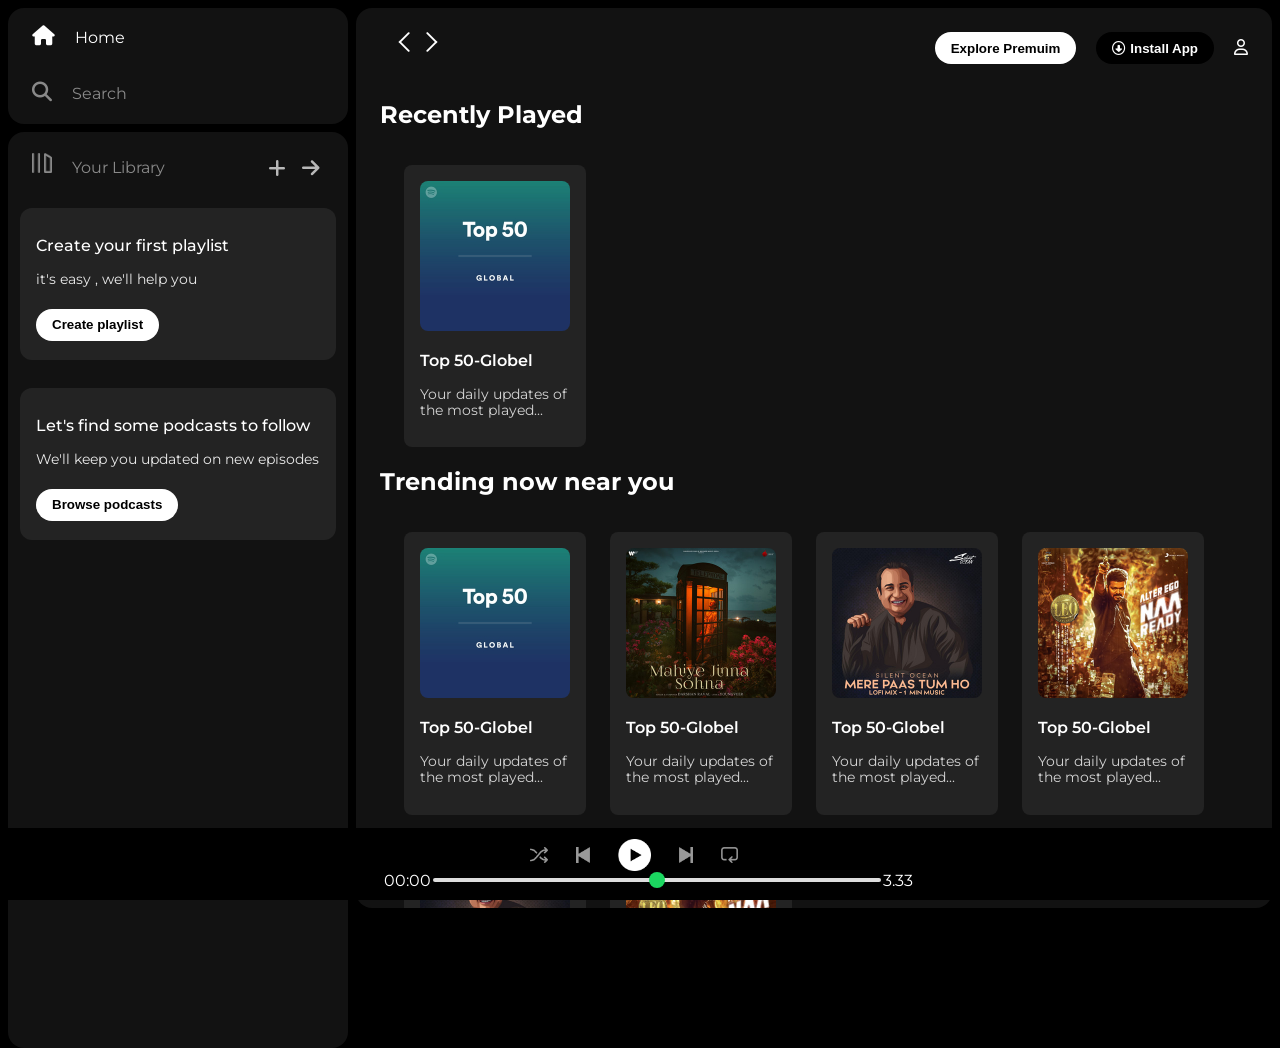
<file: spotify-clone/index.html>
<!DOCTYPE html>
<html lang="en">
<head>
    <meta charset="UTF-8">
    <meta name="viewport" content="width=device-width, initial-scale=1.0">
    <link rel="stylesheet" href="https://cdnjs.cloudflare.com/ajax/libs/font-awesome/6.7.0/css/all.min.css" integrity="sha512-9xKTRVabjVeZmc+GUW8GgSmcREDunMM+Dt/GrzchfN8tkwHizc5RP4Ok/MXFFy5rIjJjzhndFScTceq5e6GvVQ==" crossorigin="anonymous" referrerpolicy="no-referrer" />
    <link rel="icon" href="./assets/logo.png">
    <title>Spotify - Web Player: Music for everyone</title>
    <link rel="stylesheet" href="style.css">
    <link rel="preconnect" href="https://fonts.googleapis.com">
<link rel="preconnect" href="https://fonts.gstatic.com" crossorigin>
<link href="https://fonts.googleapis.com/css2?family=Montserrat:ital,wght@0,100..900;1,100..900&display=swap" rel="stylesheet">

</head>
<body>
    <div class="main">
        <div class="sidebar">
            <div class="nav">
                <div class="nav-option" style="opacity: 1;">
                    <i class="fa-solid fa-house"></i>
                    <a href="#">Home</a>

                </div>
                <div class="nav-option">
                    <i class="fa-solid fa-magnifying-glass"></i>
                    <a href="#">Search</a>

                </div>
            </div>
            <div class="library">
                <div class="options">
                    <div class="lib-option nav-option">
                        <img src="./assets/library_icon.png" alt="">
                        <a href="#">Your Library</a>
    
                    </div>
                  <div class="icons">
                    <i class="fa-solid fa-plus"></i>
                    <i class="fa-solid fa-arrow-right"></i>
                  </div>  
                </div>
                <div class="lib-boxe">
                    <div class="box">
                        <p class="box-p1">Create your first playlist</p>
                        <p class="box-p2">it's easy , we'll help you</p>
                        <button class="badge">Create playlist</button>
                    </div>
                    <div class="box">
                        <p class="box-p1">Let's find some podcasts to follow</p>
                        <p class="box-p2">We'll keep you updated on new episodes</p>
                        <button class="badge">Browse podcasts</button>
                    </div>
                </div>
            </div>
        </div>
        <div class="main-content">
            <div class="sticky-nav">
                <div class="sticy-nav-icons">
                    <img src="./assets/backward_icon.png" alt="">
                    <img src="./assets/forward_icon.png" alt="">
                </div>
                <div class="sticky-nav-options">
                    <button class="badge nav-item hide">Explore Premuim</button>
                    <button class="badge nav-item dark-badge"> 
                        <i class="fa-regular fa-circle-down" style="margin-right: 5px;"></i>Install App
                    </button>
                    <i class="fa-regular fa-user"></i>
                </div>
            </div>
            
            <h2>Recently Played</h2>
            <div class="card-container">
                <div class="card">
                    <img src="./assets/card1img.jpeg" class="card-img">
                    <p class="card-title">Top 50-Globel</p>
                    <p class="card-info">Your daily updates of the most played...</p>
                </div>
            </div>

            <h2>Trending now near you</h2>
            <div class="card-container">
                <div class="card">
                    <img src="./assets/card1img.jpeg" class="card-img">
                    <p class="card-title">Top 50-Globel</p>
                    <p class="card-info">Your daily updates of the most played...</p>
                </div>
                <div class="card">
                    <img src="./assets/card2img.jpeg" class="card-img">
                    <p class="card-title">Top 50-Globel</p>
                    <p class="card-info">Your daily updates of the most played...</p>
                </div>
                <div class="card">
                    <img src="./assets/card3img.jpeg" class="card-img">
                    <p class="card-title">Top 50-Globel</p>
                    <p class="card-info">Your daily updates of the most played...</p>
                </div>
                <div class="card">
                    <img src="./assets/card4img.jpeg" class="card-img">
                    <p class="card-title">Top 50-Globel</p>
                    <p class="card-info">Your daily updates of the most played...</p>
                </div>
                <div class="card">
                    <img src="./assets/card3img.jpeg" class="card-img">
                    <p class="card-title">Top 50-Globel</p>
                    <p class="card-info">Your daily updates of the most played...</p>
                </div>
                <div class="card">
                    <img src="./assets/card4img.jpeg" class="card-img">
                    <p class="card-title">Top 50-Globel</p>
                    <p class="card-info">Your daily updates of the most played...</p>
                </div>
            </div>
            
            <h2>Featured Charts </h2>
            <div class="card-container">
                <div class="card">
                    <img src="./assets/card5img.jpeg" class="card-img">
                    <p class="card-title">Top Songs-Globel</p>
                    <p class="card-info">Your daily updates of the most played...</p>
                </div>
                <div class="card">
                    <img src="./assets/card6img.jpeg" class="card-img">
                    <p class="card-title">Top Songs-India</p>
                    <p class="card-info">Your daily updates of the most played...</p>
                </div>
                <div class="card">
                    <img src="./assets/card1img.jpeg" class="card-img">
                    <p class="card-title">Top 50-Globel</p>
                    <p class="card-info">Your daily updates of the most played...</p>
                </div>
            </div>
           
            <div class="footer">
                <div class="line"></div>
            </div>
        </div>
        <div class="music-player"> 
            <div class="album"></div>
            <div class="player">
                <div class="player-controls">
                    <img src="./assets/player_icon1.png" class="player-control-icon">
                    <img src="./assets/player_icon2.png" class="player-control-icon">
                    <img src="./assets/player_icon3.png" class="player-control-icon" style="opacity: 1; height: 2rem;">
                    <img src="./assets/player_icon4.png" class="player-control-icon">
                    <img src="./assets/player_icon5.png" class="player-control-icon">
                </div>
                <div class="playback-bar">
                    <spac class="current-time">00:00</spac>
                    <input type="range" min="0" max="100" step="1" class="progress-bar">
                    <spac class="tot-time">3.33</spac>
                </div>
            </div>
            <div class="controls"></div>
        </div>
    </div>
</body>
</html>
</file>
<file: spotify-clone/style.css>
body{
    font-family: "Montserrat", sans-serif;
    margin: 0;
    background-color: black;
    color: white;
    overflow: hidden;
}

.main {
    display: flex;
    height: 100vh;
    padding: 0.5rem;
}

.sidebar{
    background-color:black;
    width: 340px;
    border-radius: 1rem;
    margin-right:0.5rem;
}

.main-content {
    background-color: #121212;
    flex: 1;
    border-radius: 1rem;
    overflow: auto;
    padding: 0 1.5rem  0 1.5rem;
}

.music-player {
    background-color:black;
    position: fixed;
    bottom: 0;
    width: 100%;
    height: 72px;
}

a{
    text-decoration: none;
    color: white;
}

.nav {
    background-color: #121212;
    border-radius: 1rem;
    display: flex;
    flex-direction: column;
    justify-content: center;
    height: 100px;
    padding: 0.5rem 0.75rem;
}
.nav-option {
    line-height: 2.5rem;
    opacity: 0.5;
    transition: all 0.2s linear;
    padding: 0.5rem 0.75rem;
}
.nav-option:hover {
    opacity:1;
}
.nav-option i{
    font-size: 1.25rem;
}
.nav-option a{
    font-size: 1rem;
    margin-left: 1rem;
} 

.library{
    background-color: #121212;
    border-radius: 1rem;
    height: 100%;
    margin-top: 0.5rem;
    padding: 0.5rem 0.75rem;
    transition: all 0.2s linear;
    
}
.options{
    display: flex;
    justify-content: space-between;
    align-items: center;
}

.lib-option img{
    height: 1.25rem;
    width: 1.23rem;
}

.icons{
    font-size: 1.25rem;
    display: flex;
}

.icons i{
    opacity: 0.7;
    margin-right: 1rem;
    transition: all 0.2s linear;
}

.icons i:hover{
    opacity: 1;
}

.box{
    background-color: #232323;
    height: 8rem;
    border-radius: 0.75rem;
    margin: 0.75rem 0 1.75rem 0;
    padding: 0.75rem 1rem;
}

.box-p1{
    font-size: 1rem;
    font-weight: 500;
}

.box-p2{
    font-size: 0.85rem;
    opacity: 0.9;
}

.badge{
    background-color: white;
    border: none;
    border-radius: 100px;
    padding: 0.25rem 1rem;
    font-weight: 700;
    margin-top: 0.5rem;
    height: 2rem;
    width: fit-content;
}
.dark-badge{
    color: white;
    background-color: black;
}

.sticky-nav{
    position: sticky;
    top: 0;
    background-color: #121212;
    display: flex;
    justify-content: space-between;
    align-items: center;
    padding: 1rem 0 1rem 0;
    z-index: 10;
}

.sticy-nav-icons {
    margin-left: 0.75rem;
}

.sticy-nav-options{
    display: flex;
    justify-content: center;
    align-items: center;
}

.nav-item{
    margin-right: 1rem;
}

@media(max-width:1000px)
{
    .hide{
        display: none;
    }
}

.card{
    background-color: #232323;
    width: 150px;
    border-radius: 0.5rem;
    padding: 1rem;
    margin-left: 1.5rem;
    margin-top: 1rem;

}

.card-container {
    display:flex;
    flex-wrap: wrap;
}

.card-img{
    width: 100%;
    border-radius: 0.5rem;
}

.card-title{
    font-weight: 600;
}
.card-info{
    font-size: 0.85rem;
    opacity: 0.8;
}
.footer{
    height: 300px;
    display: flex;
    align-items: center;
}

.line{
    width: 90%;
    height: 30%;
    border-top: 1px solid white;
    opacity: 0.3;
}

.music-player{
    display: flex;
    justify-content: space-between;
    align-items: center;
}

.album{
    width: 25%;
}

.player{
    width: 50%;
}

.controls{
    width: 25%;
}

.player-controls{
    display: flex;
    justify-content: center;
    align-items: center;
}

.player-control-icon{
    height: 1rem ;
    margin-right: 1.75rem;
    opacity: 0.6;
    transition: 0.3s linear;
}

.player-control-icon:hover{
    opacity:1;
}

.playback-bar{
    display: flex;
    justify-content: center;
    align-items: center;
}

.progress-bar{
    width: 70%;
    appearance: none;
    background-color: transparent;
    cursor: pointer;
    
}

.progress-bar::-webkit-slider-runnable-track{
    background-color:#ddd;
    border-radius:100px ;
    height: 0.2rem;
}

.progress-bar::-webkit-slider-thumb{
    appearance: none;
    height: 1rem;
    width: 1rem;
    background-color: #1bd760;
    border-radius: 50%;
    margin-top:-6px;
}
</file>
